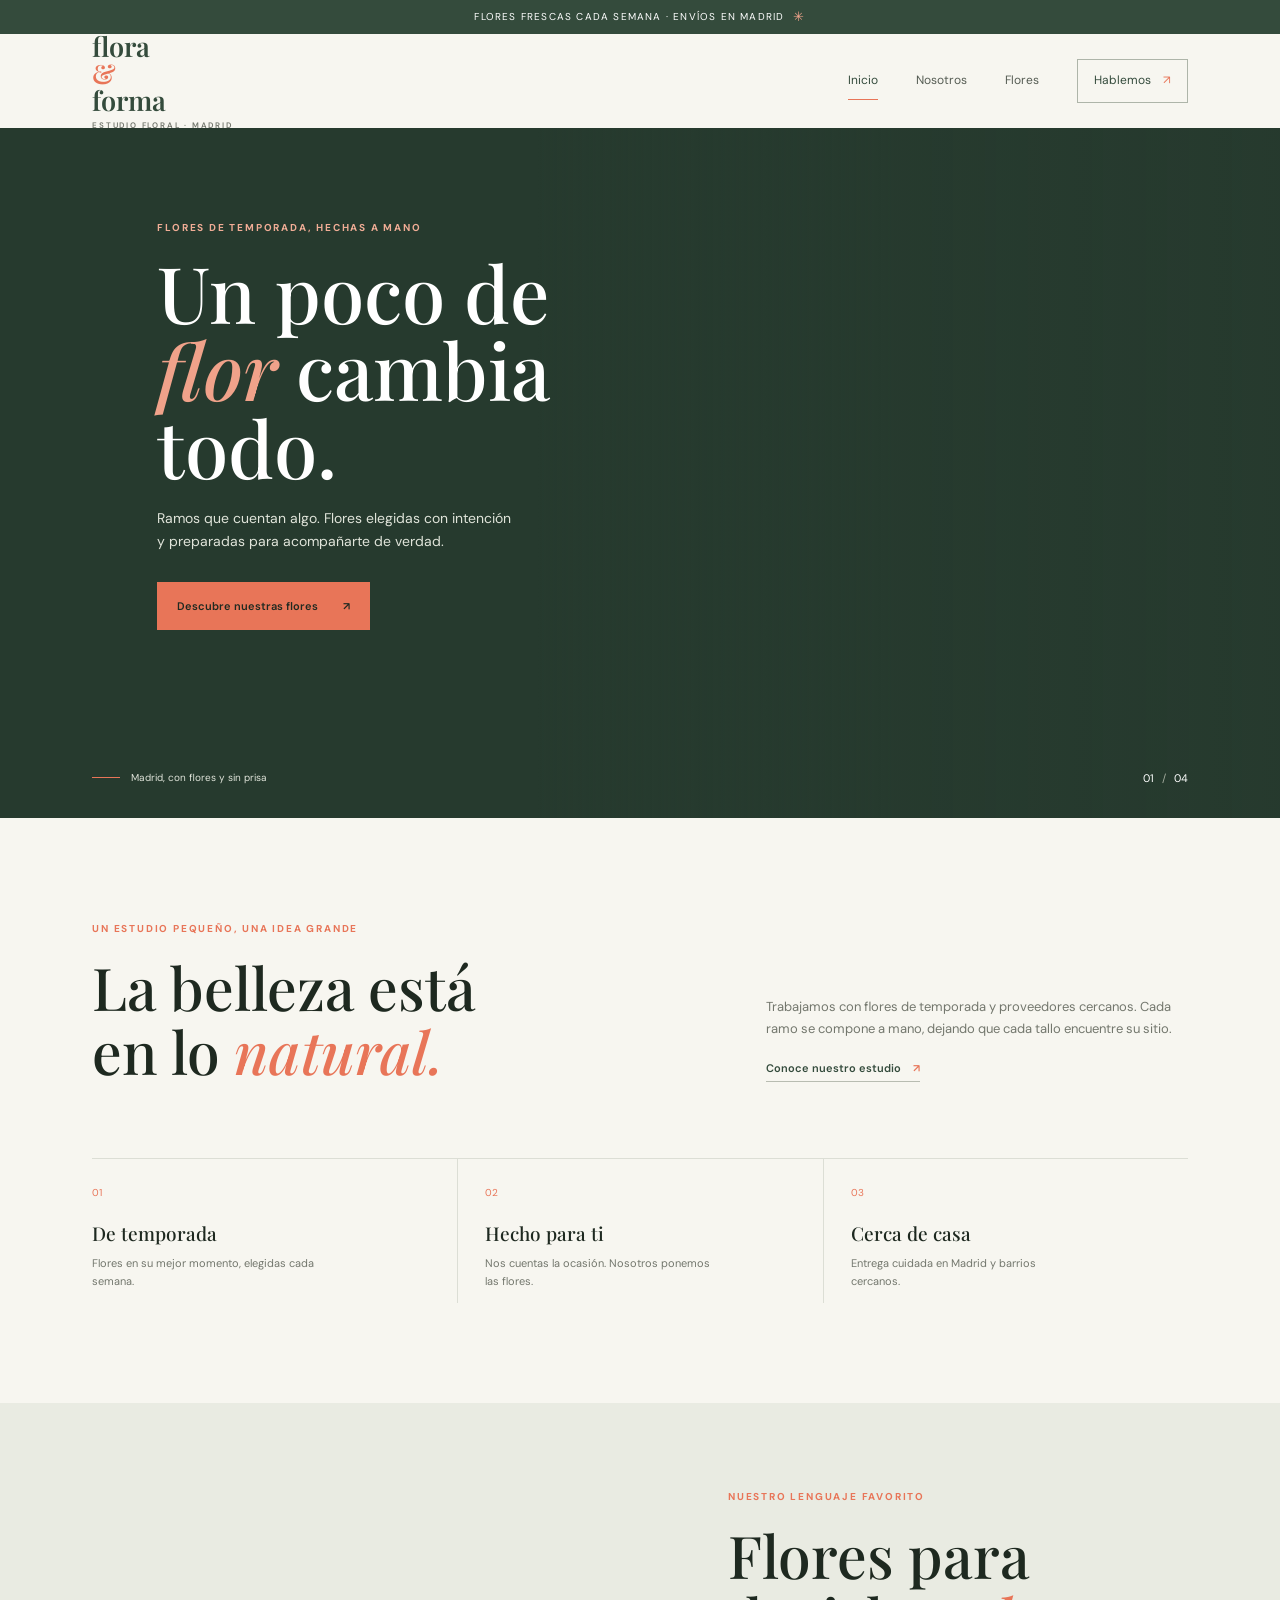
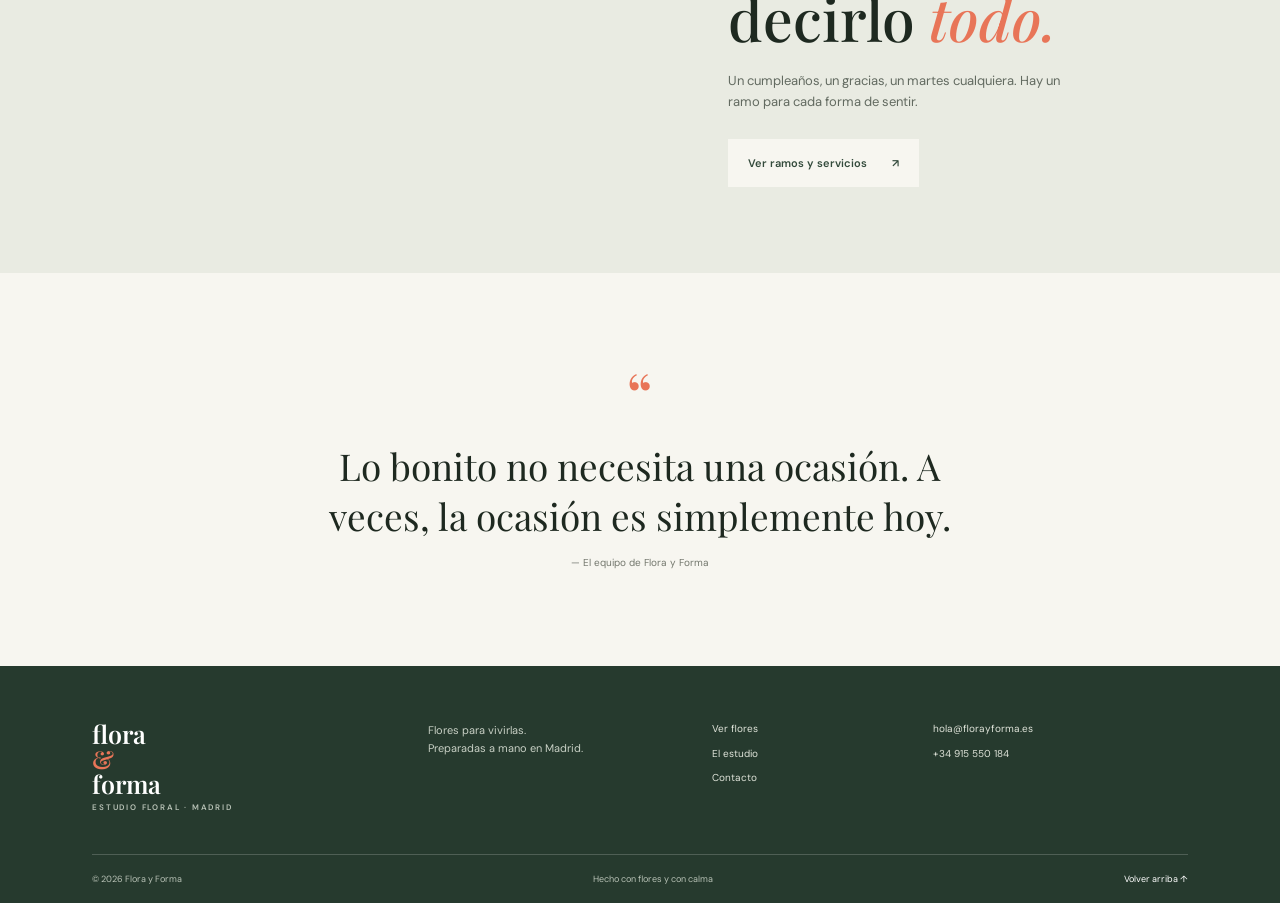
<file: index.html>
<!doctype html>
<html lang="es">
<head>
  <meta charset="utf-8">
  <meta name="viewport" content="width=device-width, initial-scale=1">
  <meta name="description" content="Flores de temporada, ramos a medida y talleres florales en Madrid. Diseñamos con calma para acompañar tus momentos importantes.">
  <meta name="keywords" content="floristería Madrid, flores de temporada, ramos personalizados, talleres florales">
  <meta name="author" content="Flora y Forma">
  <meta name="robots" content="index, follow">
  <meta name="theme-color" content="#f7f6f0">
  <meta property="og:title" content="Flora y Forma | Flores con intención">
  <meta property="og:description" content="Un pequeño estudio floral en Madrid. Ramos de temporada, flores para eventos y talleres. Hecho a mano, sin prisa.">
  <meta property="og:type" content="website">
  <meta property="og:image" content="https://images.unsplash.com/photo-1490750967868-88aa4486c946?auto=format&fit=crop&w=1200&q=85">
  <meta name="twitter:card" content="summary_large_image">
  <title>Flora y Forma | Estudio floral en Madrid</title>
  <link rel="preconnect" href="https://fonts.googleapis.com">
  <link rel="preconnect" href="https://fonts.gstatic.com" crossorigin>
  <link href="https://fonts.googleapis.com/css2?family=DM+Sans:wght@400;500;600;700&family=Playfair+Display:wght@500;600;700&display=swap" rel="stylesheet">
  <link rel="stylesheet" href="style.css">
</head>
<body>
  <a class="skip-link" href="#contenido">Saltar al contenido</a>
  <div class="announcement">Flores frescas cada semana · Envíos en Madrid <span aria-hidden="true">✳</span></div>
  <header class="site-header">
    <a class="wordmark" href="index.html" aria-label="Flora y Forma, inicio">flora<span>&</span>forma<small>ESTUDIO FLORAL · MADRID</small></a>
    <input class="menu-toggle" type="checkbox" id="menu-toggle" aria-label="Menú de navegación">
    <label class="menu-toggle-label" for="menu-toggle" aria-hidden="true"><span></span><span></span></label>
    <nav class="main-nav" id="main-nav" aria-label="Navegación principal">
      <a class="active" aria-current="page" href="index.html">Inicio</a>
      <a href="nosotros.html">Nosotros</a>
      <a href="flores.html">Flores</a>
      <a class="nav-contact" href="contacto.html">Hablemos <span aria-hidden="true">↗</span></a>
    </nav>
  </header>
  <main id="contenido">
    <section class="hero home-hero">
      <div class="hero-image" role="img" aria-label="Ramo silvestre de flores recién cortadas"></div>
      <div class="hero-content">
        <p class="eyebrow">Flores de temporada, hechas a mano</p>
        <h1>Un poco de<br><em>flor</em> cambia<br>todo.</h1>
        <p class="hero-copy">Ramos que cuentan algo. Flores elegidas con intención y preparadas para acompañarte de verdad.</p>
        <a class="button button-dark" href="flores.html">Descubre nuestras flores <span aria-hidden="true">↗</span></a>
      </div>
      <div class="hero-note"><span class="note-line"></span> Madrid, con flores y sin prisa</div>
      <div class="hero-index">01 <span>/</span> 04</div>
    </section>
    <section class="intro section-wrap">
      <p class="eyebrow">Un estudio pequeño, una idea grande</p>
      <div class="intro-grid">
        <h2>La belleza está<br>en lo <em>natural.</em></h2>
        <div class="intro-text"><p>Trabajamos con flores de temporada y proveedores cercanos. Cada ramo se compone a mano, dejando que cada tallo encuentre su sitio.</p><a class="text-link" href="nosotros.html">Conoce nuestro estudio <span aria-hidden="true">↗</span></a></div>
      </div>
      <div class="feature-strip">
        <article><span class="feature-number">01</span><h3>De temporada</h3><p>Flores en su mejor momento, elegidas cada semana.</p></article>
        <article><span class="feature-number">02</span><h3>Hecho para ti</h3><p>Nos cuentas la ocasión. Nosotros ponemos las flores.</p></article>
        <article><span class="feature-number">03</span><h3>Cerca de casa</h3><p>Entrega cuidada en Madrid y barrios cercanos.</p></article>
      </div>
    </section>
    <section class="home-collection">
      <div class="collection-image" role="img" aria-label="Composición floral de tonos suaves sobre una mesa"></div>
      <div class="collection-copy"><p class="eyebrow">Nuestro lenguaje favorito</p><h2>Flores para<br>decirlo <em>todo.</em></h2><p>Un cumpleaños, un gracias, un martes cualquiera. Hay un ramo para cada forma de sentir.</p><a class="button button-light" href="flores.html">Ver ramos y servicios <span aria-hidden="true">↗</span></a></div>
    </section>
    <section class="quote section-wrap"><span class="quote-mark" aria-hidden="true">“</span><blockquote>Lo bonito no necesita una ocasión. A veces, la ocasión es simplemente hoy.</blockquote><p>— El equipo de Flora y Forma</p></section>
  </main>
  <footer class="site-footer">
    <div class="footer-main"><a class="wordmark footer-wordmark" href="index.html">flora<span>&</span>forma<small>ESTUDIO FLORAL · MADRID</small></a><p>Flores para vivirlas.<br>Preparadas a mano en Madrid.</p><div class="footer-links"><a href="flores.html">Ver flores</a><a href="nosotros.html">El estudio</a><a href="contacto.html">Contacto</a></div><div class="footer-contact"><a href="mailto:hola@florayforma.es">hola@florayforma.es</a><a href="tel:+34915550184">+34 915 550 184</a></div></div>
    <div class="footer-bottom"><span>© 2026 Flora y Forma</span><span>Hecho con flores y con calma</span><a href="#contenido">Volver arriba ↑</a></div>
  </footer>
</body>
</html>
</file>
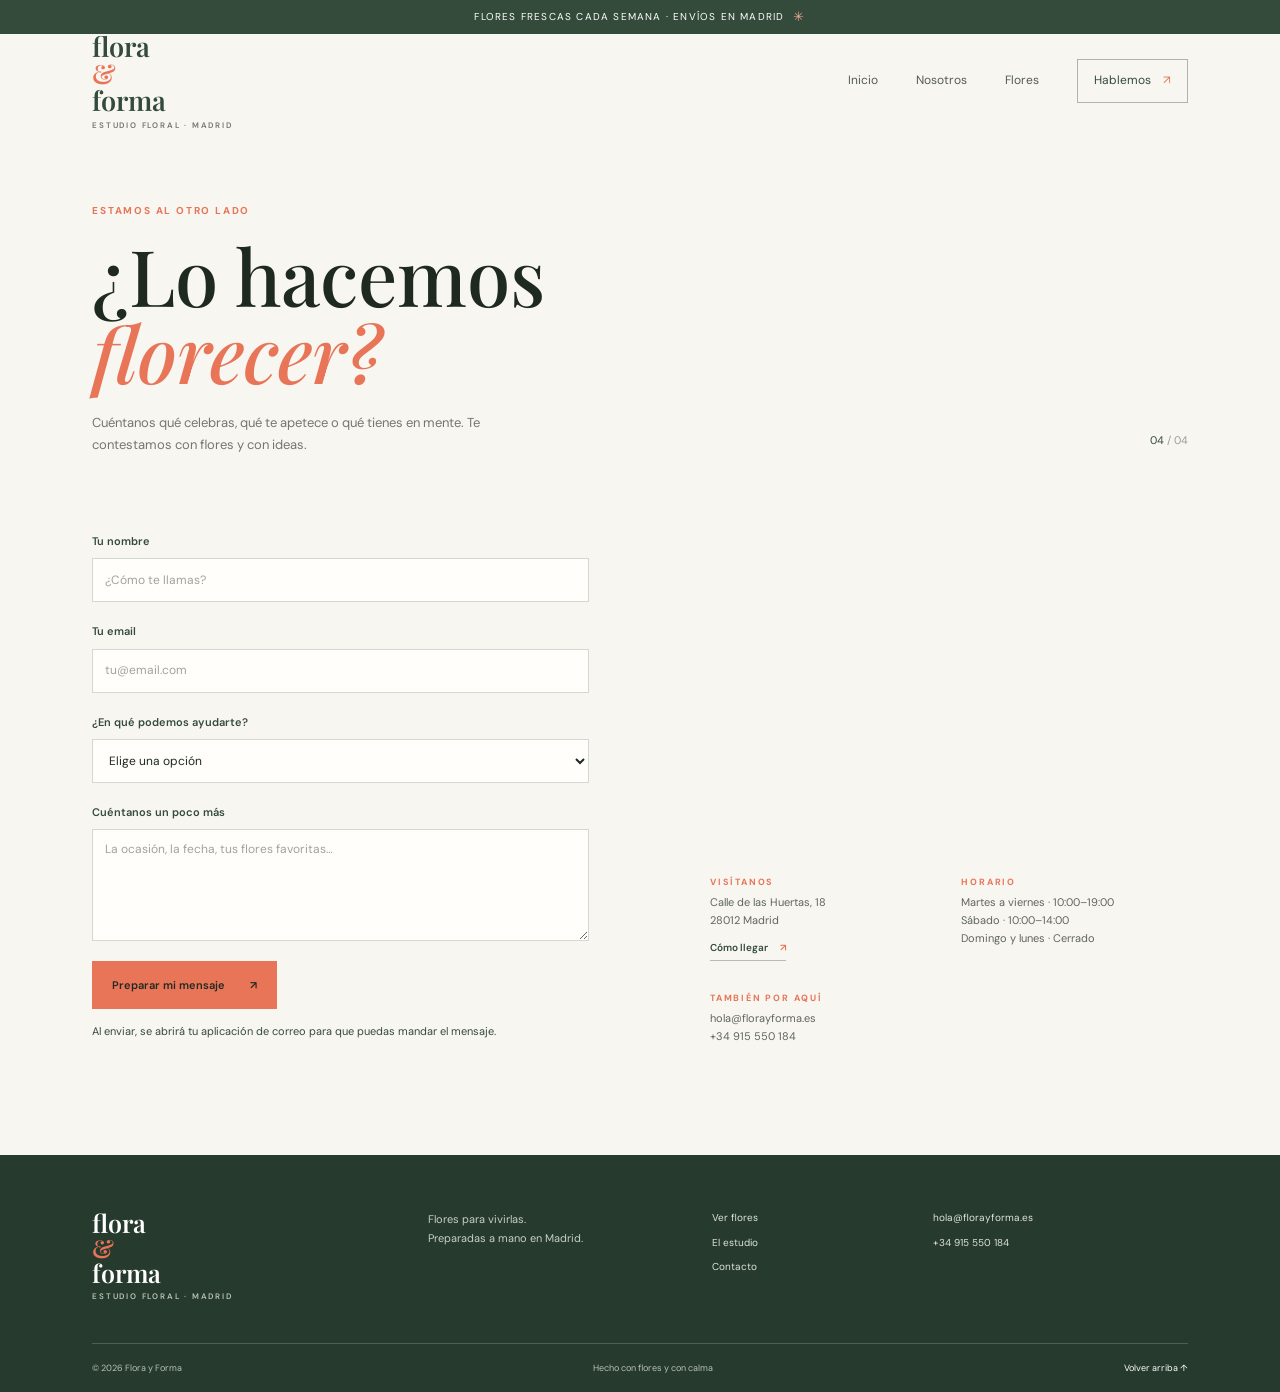
<file: contacto.html>
<!doctype html>
<html lang="es">
<head>
  <meta charset="utf-8">
  <meta name="viewport" content="width=device-width, initial-scale=1">
  <meta name="description" content="Contacta con Flora y Forma para encargar un ramo, consultar flores para eventos o reservar un taller. Estamos en el barrio de las Letras, Madrid.">
  <meta name="keywords" content="contacto floristería Madrid, encargar ramo, taller floral, flores para eventos">
  <meta name="author" content="Flora y Forma">
  <meta name="robots" content="index, follow">
  <meta name="theme-color" content="#f7f6f0">
  <meta property="og:title" content="Contacto | Flora y Forma">
  <meta property="og:description" content="Cuéntanos qué tienes en mente. Estamos en el barrio de las Letras, Madrid.">
  <meta property="og:type" content="website">
  <meta property="og:image" content="https://images.unsplash.com/photo-1525310072745-f49212b5ac6d?auto=format&fit=crop&w=1200&q=85">
  <meta name="twitter:card" content="summary_large_image">
  <title>Contacto | Flora y Forma</title>
  <link rel="preconnect" href="https://fonts.googleapis.com">
  <link rel="preconnect" href="https://fonts.gstatic.com" crossorigin>
  <link href="https://fonts.googleapis.com/css2?family=DM+Sans:wght@400;500;600;700&family=Playfair+Display:wght@500;600;700&display=swap" rel="stylesheet">
  <link rel="stylesheet" href="style.css">
</head>
<body>
  <a class="skip-link" href="#contenido">Saltar al contenido</a>
  <div class="announcement">Flores frescas cada semana · Envíos en Madrid <span aria-hidden="true">✳</span></div>
  <header class="site-header"><a class="wordmark" href="index.html" aria-label="Flora y Forma, inicio">flora<span>&</span>forma<small>ESTUDIO FLORAL · MADRID</small></a><input class="menu-toggle" type="checkbox" id="menu-toggle" aria-label="Menú de navegación"><label class="menu-toggle-label" for="menu-toggle" aria-hidden="true"><span></span><span></span></label><nav class="main-nav" id="main-nav" aria-label="Navegación principal"><a href="index.html">Inicio</a><a href="nosotros.html">Nosotros</a><a href="flores.html">Flores</a><a class="nav-contact active" aria-current="page" href="contacto.html">Hablemos <span aria-hidden="true">↗</span></a></nav></header>
  <main id="contenido">
    <section class="page-heading section-wrap"><p class="eyebrow">Estamos al otro lado</p><h1>¿Lo hacemos<br><em>florecer?</em></h1><p>Cuéntanos qué celebras, qué te apetece o qué tienes en mente. Te contestamos con flores y con ideas.</p><span class="page-count">04 <i>/ 04</i></span></section>
    <section class="contact-layout section-wrap">
      <form class="contact-form" action="mailto:hola@florayforma.es" method="post" enctype="text/plain">
        <input type="hidden" name="subject" value="Consulta web Flora y Forma">
        <div class="form-row"><label for="nombre">Tu nombre</label><input id="nombre" name="nombre" type="text" autocomplete="name" placeholder="¿Cómo te llamas?" required></div>
        <div class="form-row"><label for="email">Tu email</label><input id="email" name="email" type="email" autocomplete="email" placeholder="tu@email.com" required></div>
        <div class="form-row"><label for="motivo">¿En qué podemos ayudarte?</label><select id="motivo" name="motivo" required><option value="" disabled selected>Elige una opción</option><option>Quiero encargar un ramo</option><option>Estoy organizando un evento</option><option>Me interesan los talleres</option><option>Otra cosa</option></select></div>
        <div class="form-row"><label for="mensaje">Cuéntanos un poco más</label><textarea id="mensaje" name="mensaje" rows="4" placeholder="La ocasión, la fecha, tus flores favoritas…" required></textarea></div>
        <button class="button button-dark" type="submit">Preparar mi mensaje <span aria-hidden="true">↗</span></button>
        <p class="form-status">Al enviar, se abrirá tu aplicación de correo para que puedas mandar el mensaje.</p>
      </form>
      <aside class="contact-details"><div class="contact-photo" role="img" aria-label="Detalle de flores frescas en el estudio"></div><div class="contact-info"><div><span class="eyebrow">Visítanos</span><p>Calle de las Huertas, 18<br>28012 Madrid</p><a class="text-link" href="https://maps.google.com/?q=Calle+de+las+Huertas+18+Madrid" target="_blank" rel="noreferrer">Cómo llegar <span aria-hidden="true">↗</span></a></div><div><span class="eyebrow">Horario</span><p>Martes a viernes · 10:00–19:00<br>Sábado · 10:00–14:00<br>Domingo y lunes · Cerrado</p></div><div><span class="eyebrow">También por aquí</span><p><a href="mailto:hola@florayforma.es">hola@florayforma.es</a><br><a href="tel:+34915550184">+34 915 550 184</a></p></div></div></aside>
    </section>
  </main>
  <footer class="site-footer"><div class="footer-main"><a class="wordmark footer-wordmark" href="index.html">flora<span>&</span>forma<small>ESTUDIO FLORAL · MADRID</small></a><p>Flores para vivirlas.<br>Preparadas a mano en Madrid.</p><div class="footer-links"><a href="flores.html">Ver flores</a><a href="nosotros.html">El estudio</a><a href="contacto.html">Contacto</a></div><div class="footer-contact"><a href="mailto:hola@florayforma.es">hola@florayforma.es</a><a href="tel:+34915550184">+34 915 550 184</a></div></div><div class="footer-bottom"><span>© 2026 Flora y Forma</span><span>Hecho con flores y con calma</span><a href="#contenido">Volver arriba ↑</a></div></footer>
</body>
</html>
</file>
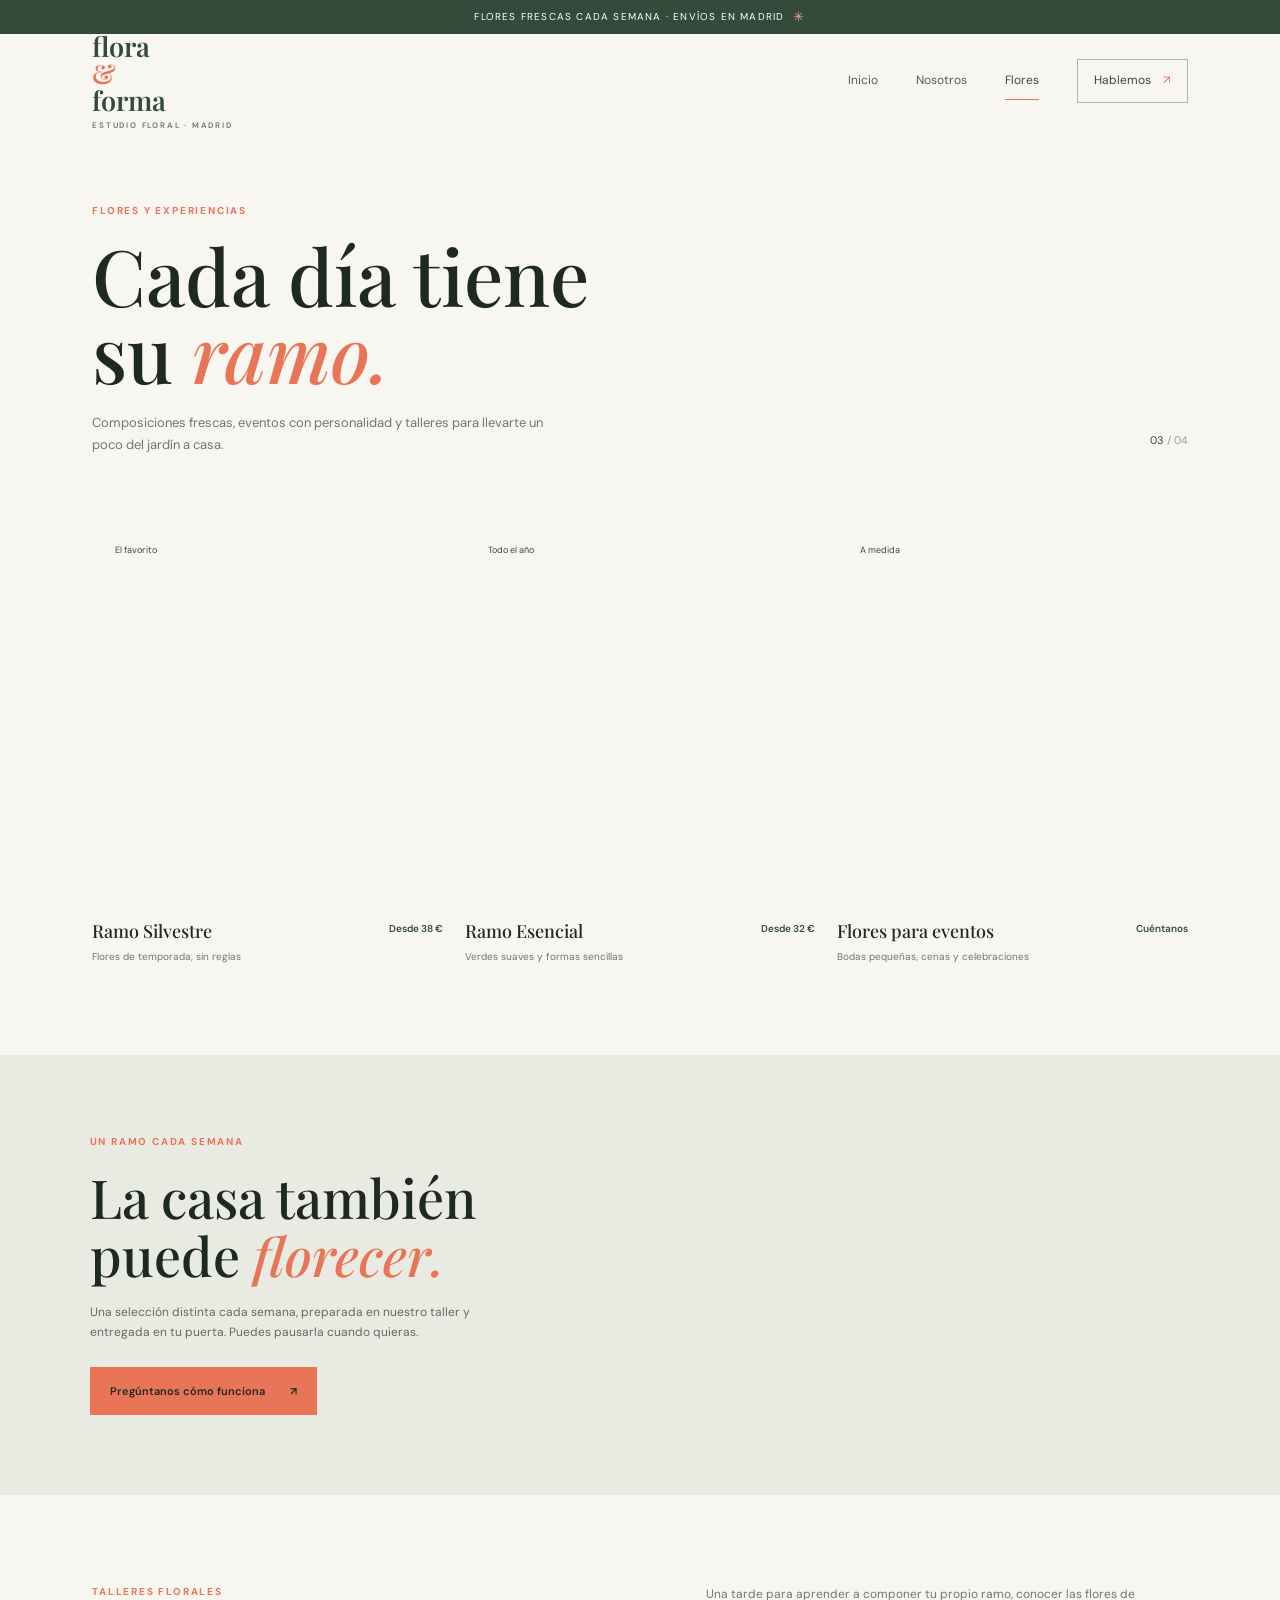
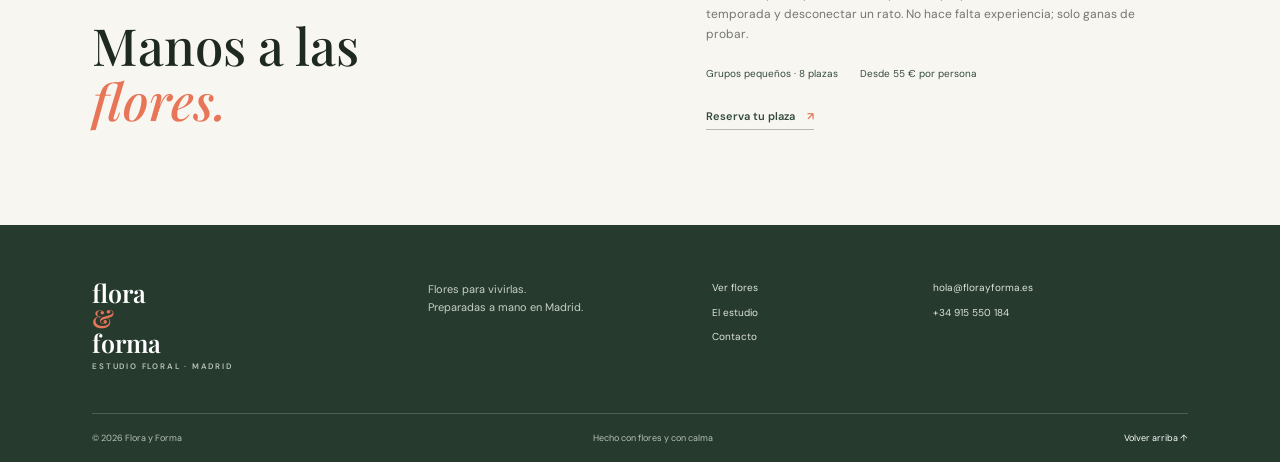
<file: flores.html>
<!doctype html>
<html lang="es">
<head>
  <meta charset="utf-8">
  <meta name="viewport" content="width=device-width, initial-scale=1">
  <meta name="description" content="Descubre los ramos de temporada, flores para eventos y talleres de Flora y Forma. Diseños florales hechos a mano en Madrid.">
  <meta name="keywords" content="ramos de flores, flores para bodas, talleres florales, suscripción flores Madrid">
  <meta name="author" content="Flora y Forma">
  <meta name="robots" content="index, follow">
  <meta name="theme-color" content="#f7f6f0">
  <meta property="og:title" content="Ramos y servicios | Flora y Forma">
  <meta property="og:description" content="Ramos de temporada, flores para eventos y talleres creativos en Madrid.">
  <meta property="og:type" content="website">
  <meta property="og:image" content="https://images.unsplash.com/photo-1520763185298-1b434c919102?auto=format&fit=crop&w=1200&q=85">
  <meta name="twitter:card" content="summary_large_image">
  <title>Flores y servicios | Flora y Forma</title>
  <link rel="preconnect" href="https://fonts.googleapis.com">
  <link rel="preconnect" href="https://fonts.gstatic.com" crossorigin>
  <link href="https://fonts.googleapis.com/css2?family=DM+Sans:wght@400;500;600;700&family=Playfair+Display:wght@500;600;700&display=swap" rel="stylesheet">
  <link rel="stylesheet" href="style.css">
</head>
<body>
  <a class="skip-link" href="#contenido">Saltar al contenido</a>
  <div class="announcement">Flores frescas cada semana · Envíos en Madrid <span aria-hidden="true">✳</span></div>
  <header class="site-header"><a class="wordmark" href="index.html" aria-label="Flora y Forma, inicio">flora<span>&</span>forma<small>ESTUDIO FLORAL · MADRID</small></a><input class="menu-toggle" type="checkbox" id="menu-toggle" aria-label="Menú de navegación"><label class="menu-toggle-label" for="menu-toggle" aria-hidden="true"><span></span><span></span></label><nav class="main-nav" id="main-nav" aria-label="Navegación principal"><a href="index.html">Inicio</a><a href="nosotros.html">Nosotros</a><a class="active" aria-current="page" href="flores.html">Flores</a><a class="nav-contact" href="contacto.html">Hablemos <span aria-hidden="true">↗</span></a></nav></header>
  <main id="contenido">
    <section class="page-heading section-wrap"><p class="eyebrow">Flores y experiencias</p><h1>Cada día tiene<br>su <em>ramo.</em></h1><p>Composiciones frescas, eventos con personalidad y talleres para llevarte un poco del jardín a casa.</p><span class="page-count">03 <i>/ 04</i></span></section>
    <section class="product-grid section-wrap" aria-label="Nuestros ramos"><article class="product-card"><div class="product-image product-image-one" role="img" aria-label="Ramo silvestre con flores en tonos rosas y blancos"><span class="product-tag">El favorito</span></div><div class="product-info"><div><h2>Ramo Silvestre</h2><p>Flores de temporada, sin reglas</p></div><span class="price">Desde 38 €</span></div></article><article class="product-card"><div class="product-image product-image-two" role="img" aria-label="Ramo de flores blancas y verdes en jarrón"><span class="product-tag">Todo el año</span></div><div class="product-info"><div><h2>Ramo Esencial</h2><p>Verdes suaves y formas sencillas</p></div><span class="price">Desde 32 €</span></div></article><article class="product-card"><div class="product-image product-image-three" role="img" aria-label="Arreglo floral colorido preparado para un evento"><span class="product-tag">A medida</span></div><div class="product-info"><div><h2>Flores para eventos</h2><p>Bodas pequeñas, cenas y celebraciones</p></div><span class="price">Cuéntanos</span></div></article></section>
    <section class="service-note"><div class="service-note-inner"><p class="eyebrow">Un ramo cada semana</p><h2>La casa también<br>puede <em>florecer.</em></h2><p>Una selección distinta cada semana, preparada en nuestro taller y entregada en tu puerta. Puedes pausarla cuando quieras.</p><a class="button button-dark" href="contacto.html">Pregúntanos cómo funciona <span aria-hidden="true">↗</span></a></div><div class="service-image" role="img" aria-label="Flores de temporada decorando un espacio luminoso"></div></section>
    <section class="workshop section-wrap"><div><p class="eyebrow">Talleres florales</p><h2>Manos a las<br><em>flores.</em></h2></div><div class="workshop-detail"><p>Una tarde para aprender a componer tu propio ramo, conocer las flores de temporada y desconectar un rato. No hace falta experiencia; solo ganas de probar.</p><div class="workshop-meta"><span>Grupos pequeños · 8 plazas</span><span>Desde 55 € por persona</span></div><a class="text-link" href="contacto.html">Reserva tu plaza <span aria-hidden="true">↗</span></a></div></section>
  </main>
  <footer class="site-footer"><div class="footer-main"><a class="wordmark footer-wordmark" href="index.html">flora<span>&</span>forma<small>ESTUDIO FLORAL · MADRID</small></a><p>Flores para vivirlas.<br>Preparadas a mano en Madrid.</p><div class="footer-links"><a href="flores.html">Ver flores</a><a href="nosotros.html">El estudio</a><a href="contacto.html">Contacto</a></div><div class="footer-contact"><a href="mailto:hola@florayforma.es">hola@florayforma.es</a><a href="tel:+34915550184">+34 915 550 184</a></div></div><div class="footer-bottom"><span>© 2026 Flora y Forma</span><span>Hecho con flores y con calma</span><a href="#contenido">Volver arriba ↑</a></div></footer>
</body>
</html>
</file>
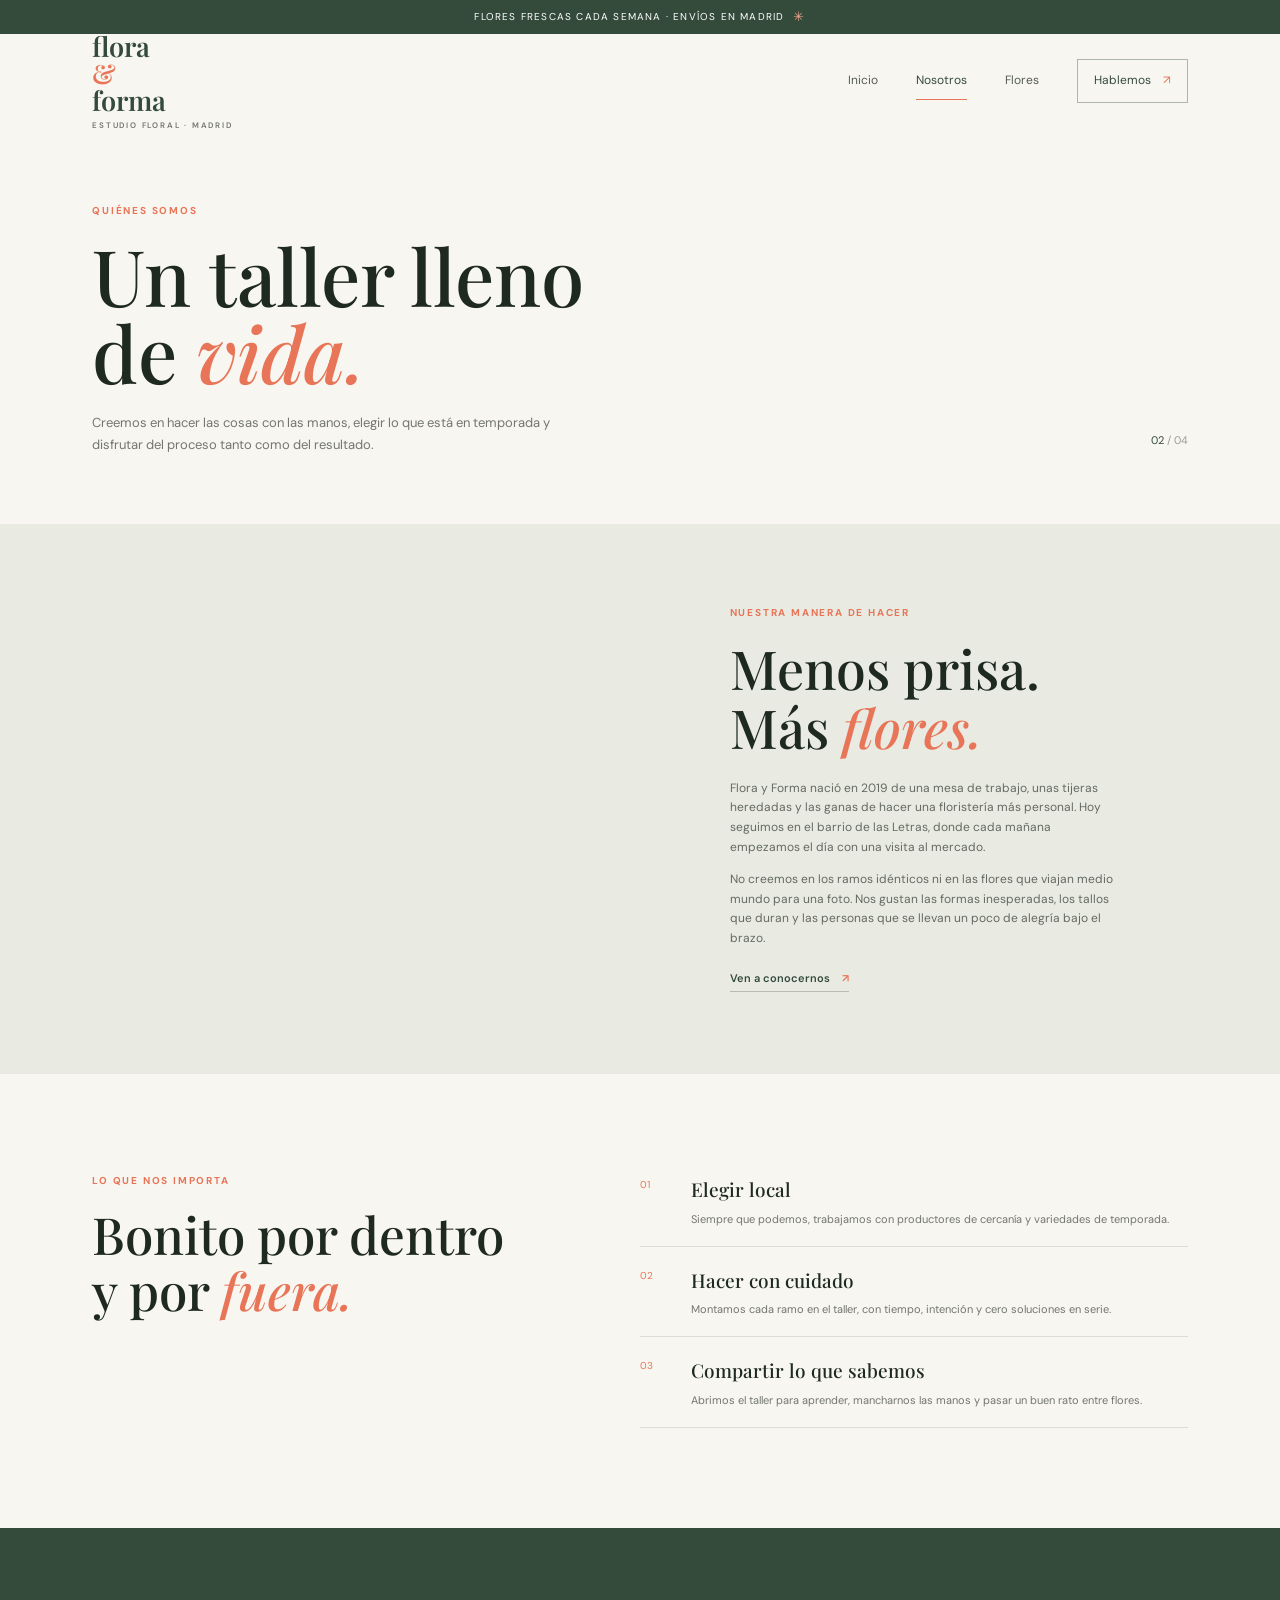
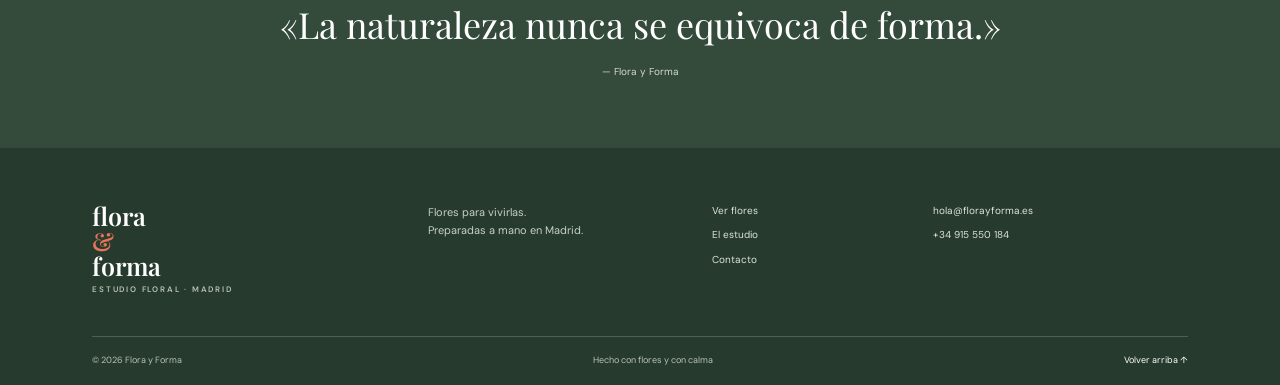
<file: nosotros.html>
<!doctype html>
<html lang="es">
<head>
  <meta charset="utf-8">
  <meta name="viewport" content="width=device-width, initial-scale=1">
  <meta name="description" content="Conoce Flora y Forma: un estudio floral independiente en Madrid que trabaja con flores de temporada, comercio cercano y mucho cuidado.">
  <meta name="keywords" content="sobre nosotros, floristería independiente, estudio floral Madrid, flores locales">
  <meta name="author" content="Flora y Forma">
  <meta name="robots" content="index, follow">
  <meta name="theme-color" content="#f7f6f0">
  <meta property="og:title" content="Nuestro estudio | Flora y Forma">
  <meta property="og:description" content="Un estudio independiente, un taller lleno de flores y una forma más cercana de hacer floristería.">
  <meta property="og:type" content="website">
  <meta property="og:image" content="https://images.unsplash.com/photo-1523438885200-e635ba2c371e?auto=format&fit=crop&w=1200&q=85">
  <meta name="twitter:card" content="summary_large_image">
  <title>Nosotros | Flora y Forma</title>
  <link rel="preconnect" href="https://fonts.googleapis.com">
  <link rel="preconnect" href="https://fonts.gstatic.com" crossorigin>
  <link href="https://fonts.googleapis.com/css2?family=DM+Sans:wght@400;500;600;700&family=Playfair+Display:wght@500;600;700&display=swap" rel="stylesheet">
  <link rel="stylesheet" href="style.css">
</head>
<body>
  <a class="skip-link" href="#contenido">Saltar al contenido</a>
  <div class="announcement">Flores frescas cada semana · Envíos en Madrid <span aria-hidden="true">✳</span></div>
  <header class="site-header">
    <a class="wordmark" href="index.html" aria-label="Flora y Forma, inicio">flora<span>&</span>forma<small>ESTUDIO FLORAL · MADRID</small></a>
    <input class="menu-toggle" type="checkbox" id="menu-toggle" aria-label="Menú de navegación">
    <label class="menu-toggle-label" for="menu-toggle" aria-hidden="true"><span></span><span></span></label>
    <nav class="main-nav" id="main-nav" aria-label="Navegación principal">
      <a href="index.html">Inicio</a><a class="active" aria-current="page" href="nosotros.html">Nosotros</a><a href="flores.html">Flores</a><a class="nav-contact" href="contacto.html">Hablemos <span aria-hidden="true">↗</span></a>
    </nav>
  </header>
  <main id="contenido">
    <section class="page-heading section-wrap"><p class="eyebrow">Quiénes somos</p><h1>Un taller lleno<br>de <em>vida.</em></h1><p>Creemos en hacer las cosas con las manos, elegir lo que está en temporada y disfrutar del proceso tanto como del resultado.</p><span class="page-count">02 <i>/ 04</i></span></section>
    <section class="story-layout">
      <div class="story-photo" role="img" aria-label="Florista trabajando en un ramo de temporada"></div>
      <div class="story-copy"><p class="eyebrow">Nuestra manera de hacer</p><h2>Menos prisa.<br>Más <em>flores.</em></h2><p>Flora y Forma nació en 2019 de una mesa de trabajo, unas tijeras heredadas y las ganas de hacer una floristería más personal. Hoy seguimos en el barrio de las Letras, donde cada mañana empezamos el día con una visita al mercado.</p><p>No creemos en los ramos idénticos ni en las flores que viajan medio mundo para una foto. Nos gustan las formas inesperadas, los tallos que duran y las personas que se llevan un poco de alegría bajo el brazo.</p><a class="text-link" href="contacto.html">Ven a conocernos <span aria-hidden="true">↗</span></a></div>
    </section>
    <section class="values section-wrap"><div class="values-heading"><p class="eyebrow">Lo que nos importa</p><h2>Bonito por dentro<br>y por <em>fuera.</em></h2></div><div class="values-list"><article><span>01</span><div><h3>Elegir local</h3><p>Siempre que podemos, trabajamos con productores de cercanía y variedades de temporada.</p></div></article><article><span>02</span><div><h3>Hacer con cuidado</h3><p>Montamos cada ramo en el taller, con tiempo, intención y cero soluciones en serie.</p></div></article><article><span>03</span><div><h3>Compartir lo que sabemos</h3><p>Abrimos el taller para aprender, mancharnos las manos y pasar un buen rato entre flores.</p></div></article></div></section>
    <section class="about-banner"><p>«La naturaleza nunca se equivoca de forma.»</p><span>— Flora y Forma</span></section>
  </main>
  <footer class="site-footer"><div class="footer-main"><a class="wordmark footer-wordmark" href="index.html">flora<span>&</span>forma<small>ESTUDIO FLORAL · MADRID</small></a><p>Flores para vivirlas.<br>Preparadas a mano en Madrid.</p><div class="footer-links"><a href="flores.html">Ver flores</a><a href="nosotros.html">El estudio</a><a href="contacto.html">Contacto</a></div><div class="footer-contact"><a href="mailto:hola@florayforma.es">hola@florayforma.es</a><a href="tel:+34915550184">+34 915 550 184</a></div></div><div class="footer-bottom"><span>© 2026 Flora y Forma</span><span>Hecho con flores y con calma</span><a href="#contenido">Volver arriba ↑</a></div></footer>
</body>
</html>
</file>
<file: style.css>
@charset "UTF-8";

:root {
  color-scheme: light;
  --paper: #f7f6f0;
  --white: #fffefa;
  --ink: #1e2920;
  --muted: #73776d;
  --green: #344b3c;
  --green-dark: #263a2e;
  --coral: #e87558;
  --line: #dcded5;
  --serif: "Playfair Display", Georgia, serif;
  --sans: "DM Sans", "Segoe UI", sans-serif;
}

* { box-sizing: border-box; }
html { scroll-behavior: smooth; }
body { margin: 0; background: var(--paper); color: var(--ink); font-family: var(--sans); font-size: 15px; line-height: 1.65; }
a { color: inherit; text-decoration: none; }
button, input, select, textarea { font: inherit; }
img { display: block; max-width: 100%; }
::selection { background: #e9a18c; color: var(--ink); }

.skip-link { position: absolute; z-index: 10; top: -60px; left: 16px; padding: 10px 14px; background: var(--ink); color: white; }
.skip-link:focus { top: 12px; }
.announcement { display: flex; min-height: 34px; align-items: center; justify-content: center; gap: 9px; background: var(--green); color: white; font-size: 10px; letter-spacing: 1.2px; text-transform: uppercase; }
.announcement span { color: #f1a48c; font-size: 13px; }
.site-header { position: relative; z-index: 5; display: flex; height: 94px; align-items: center; justify-content: space-between; padding: 0 7.2%; background: var(--paper); }
.wordmark { display: inline-flex; flex-direction: column; color: var(--green); font-family: var(--serif); font-size: 27px; font-weight: 600; line-height: 1; }
.wordmark > span { display: inline; color: var(--coral); }
.wordmark small { margin-top: 7px; color: var(--muted); font-family: var(--sans); font-size: 8px; font-weight: 600; letter-spacing: 1.8px; }
.main-nav { display: flex; height: 100%; align-items: center; gap: 38px; }
.main-nav > a { position: relative; color: #555c53; font-size: 12px; transition: color .2s ease; }
.main-nav > a:hover, .main-nav > a.active { color: var(--green); }
.main-nav > a.active:not(.nav-contact)::after { position: absolute; right: 0; bottom: -9px; left: 0; height: 1px; background: var(--coral); content: ""; }
.main-nav .nav-contact { padding: 11px 16px; border: 1px solid #aeb5a9; color: var(--green); }
.main-nav .nav-contact span { margin-left: 9px; color: var(--coral); }
.menu-toggle, .menu-toggle-label { display: none; }

.hero { position: relative; min-height: min(690px, 75vw); overflow: hidden; background: var(--green-dark); color: white; }
.hero-image { position: absolute; inset: 0 0 0 42%; background: linear-gradient(90deg, #263a2e 0%, rgba(38,58,46,.22) 48%, rgba(38,58,46,.08) 100%), url("https://images.unsplash.com/photo-1490750967868-88aa4486c946?auto=format&fit=crop&w=1800&q=90") center 48% / cover; }
.hero-content { position: relative; z-index: 1; width: min(570px, 56%); padding: 93px 0 105px 12.3%; }
.eyebrow { margin: 0 0 19px; color: var(--coral); font-size: 10px; font-weight: 700; letter-spacing: 1.8px; line-height: 1.4; text-transform: uppercase; }
.hero .eyebrow { color: #f1ad96; }
h1, h2, h3, p { margin-top: 0; }
.hero h1, .page-heading h1 { margin-bottom: 21px; font-family: var(--serif); font-size: clamp(54px, 6.1vw, 86px); font-weight: 500; line-height: .99; }
h1 em, h2 em { color: var(--coral); font-weight: 500; }
.hero h1 em { color: #f0a28a; }
.hero-copy { max-width: 360px; margin-bottom: 29px; color: #e0e4da; font-size: 14px; }
.button { display: inline-flex; min-height: 48px; align-items: center; justify-content: center; gap: 25px; padding: 0 20px; border: 0; cursor: pointer; font-size: 11px; font-weight: 600; transition: background .2s ease, transform .2s ease; }
.button:hover { transform: translateY(-2px); }
.button-dark { background: var(--coral); color: #202a21; }
.button-dark:hover { background: #f08c70; }
.button-light { background: var(--paper); color: var(--green); }
.hero-note { position: absolute; bottom: 32px; left: 7.2%; display: flex; align-items: center; gap: 11px; color: #e0e4da; font-size: 10px; }
.note-line { width: 28px; height: 1px; background: var(--coral); }
.hero-index { position: absolute; right: 7.2%; bottom: 31px; color: white; font-size: 11px; }
.hero-index span { padding: 0 5px; color: #a4ac9f; }

.section-wrap { width: min(1120px, 85.6%); margin: 0 auto; }
.intro { padding-top: 104px; padding-bottom: 100px; }
.intro-grid { display: grid; grid-template-columns: 1fr .72fr; align-items: end; gap: 8%; }
.intro h2, .collection-copy h2, .story-copy h2, .values-heading h2, .service-note h2, .workshop h2 { margin-bottom: 0; font-family: var(--serif); font-size: clamp(40px, 4.6vw, 62px); font-weight: 500; line-height: 1.08; }
.intro-text p { max-width: 430px; margin-bottom: 16px; color: var(--muted); font-size: 13px; }
.text-link { display: inline-flex; align-items: center; gap: 12px; padding-bottom: 4px; border-bottom: 1px solid #b8bcb1; color: var(--green); font-size: 11px; font-weight: 600; }
.text-link span { color: var(--coral); }
.feature-strip { display: grid; grid-template-columns: repeat(3, 1fr); margin-top: 76px; border-top: 1px solid var(--line); }
.feature-strip article { min-height: 144px; padding: 20px 25px 0 0; }
.feature-strip article + article { padding-left: 27px; border-left: 1px solid var(--line); }
.feature-number { color: var(--coral); font-size: 10px; }
.feature-strip h3 { margin: 14px 0 5px; font-family: var(--serif); font-size: 19px; font-weight: 500; }
.feature-strip p { max-width: 230px; margin: 0; color: var(--muted); font-size: 11px; }
.home-collection { display: grid; min-height: 470px; grid-template-columns: 1.02fr .98fr; background: #e9ebe2; }
.collection-image { min-height: 390px; background: url("https://images.unsplash.com/photo-1520763185298-1b434c919102?auto=format&fit=crop&w=1200&q=85") center 53% / cover; }
.collection-copy { align-self: center; padding: 64px 12%; }
.collection-copy p:not(.eyebrow) { max-width: 345px; margin: 20px 0 26px; color: #626a60; font-size: 13px; }
.quote { padding: 95px 15%; text-align: center; }
.quote-mark { color: var(--coral); font-family: var(--serif); font-size: 65px; line-height: .8; }
.quote blockquote { max-width: 700px; margin: 12px auto 14px; font-family: var(--serif); font-size: clamp(25px, 3vw, 37px); line-height: 1.35; }
.quote p { margin: 0; color: var(--muted); font-size: 10px; }

.page-heading { position: relative; padding-top: 76px; padding-bottom: 69px; }
.page-heading h1 { font-size: clamp(54px, 6.2vw, 78px); }
.page-heading > p:not(.eyebrow) { max-width: 470px; margin-bottom: 0; color: var(--muted); font-size: 13px; }
.page-count { position: absolute; right: 0; bottom: 75px; color: var(--green); font-size: 11px; }
.page-count i { color: #9b9e95; font-style: normal; }
.story-layout { display: grid; min-height: 550px; grid-template-columns: 1fr 1fr; background: #e9ebe2; }
.story-photo { min-height: 450px; background: url("https://images.unsplash.com/photo-1523438885200-e635ba2c371e?auto=format&fit=crop&w=1200&q=85") center / cover; }
.story-copy { align-self: center; max-width: 570px; padding: 74px 14%; }
.story-copy h2 { margin-bottom: 23px; font-size: clamp(40px, 4.2vw, 56px); }
.story-copy > p:not(.eyebrow) { color: #646a61; font-size: 12px; }
.story-copy .text-link { margin-top: 8px; }
.values { display: grid; grid-template-columns: .8fr 1fr; gap: 10%; padding-top: 100px; padding-bottom: 100px; }
.values-heading h2 { font-size: clamp(38px, 4vw, 52px); }
.values-list article { display: grid; grid-template-columns: 37px 1fr; gap: 14px; padding: 18px 0; border-bottom: 1px solid var(--line); }
.values-list article:first-child { padding-top: 0; }
.values-list article > span { padding-top: 3px; color: var(--coral); font-size: 10px; }
.values-list h3 { margin-bottom: 4px; font-family: var(--serif); font-size: 19px; font-weight: 500; }
.values-list p { margin: 0; color: var(--muted); font-size: 11px; }
.about-banner { display: flex; min-height: 220px; flex-direction: column; align-items: center; justify-content: center; background: var(--green); color: white; text-align: center; }
.about-banner p { margin-bottom: 9px; font-family: var(--serif); font-size: clamp(24px, 3vw, 36px); }
.about-banner span { color: #d3d9cf; font-size: 10px; }

.product-grid { display: grid; grid-template-columns: repeat(3, 1fr); gap: 22px; padding-bottom: 90px; }
.product-image { position: relative; aspect-ratio: 1 / 1.08; background-position: center; background-size: cover; }
.product-image-one { background-image: url("https://images.unsplash.com/photo-1520763185298-1b434c919102?auto=format&fit=crop&w=850&q=85"); }
.product-image-two { background-image: url("https://images.unsplash.com/photo-1494972308805-463bc619d34e?auto=format&fit=crop&w=850&q=85"); }
.product-image-three { background-image: url("https://images.unsplash.com/photo-1525310072745-f49212b5ac6d?auto=format&fit=crop&w=850&q=85"); }
.product-tag { position: absolute; top: 13px; left: 13px; padding: 6px 10px; background: var(--paper); color: var(--green); font-size: 9px; }
.product-info { display: flex; justify-content: space-between; gap: 10px; padding-top: 14px; }
.product-info h2 { margin: 0 0 2px; font-family: var(--serif); font-size: 18px; font-weight: 500; }
.product-info p { margin: 0; color: var(--muted); font-size: 10px; }
.price { padding-top: 4px; color: var(--green); font-size: 10px; font-weight: 600; white-space: nowrap; }
.service-note { display: grid; min-height: 440px; grid-template-columns: 1fr 1fr; background: #e9ebe2; }
.service-note-inner { align-self: center; padding: 60px 14%; }
.service-note h2 { font-size: clamp(39px, 4.2vw, 56px); }
.service-note-inner > p:not(.eyebrow) { max-width: 385px; margin: 19px 0 24px; color: #646a61; font-size: 12px; }
.service-image { min-height: 350px; background: url("https://images.unsplash.com/photo-1490750967868-88aa4486c946?auto=format&fit=crop&w=1200&q=85") center 44% / cover; }
.workshop { display: grid; grid-template-columns: 1fr 1fr; gap: 12%; padding-top: 90px; padding-bottom: 95px; }
.workshop h2 { font-size: clamp(40px, 4vw, 54px); }
.workshop-detail { align-self: end; }
.workshop-detail > p { max-width: 470px; margin-bottom: 22px; color: var(--muted); font-size: 12px; }
.workshop-meta { display: flex; flex-wrap: wrap; gap: 8px 22px; margin-bottom: 20px; color: var(--green); font-size: 10px; }

.contact-layout { display: grid; grid-template-columns: 1.02fr .98fr; gap: 11%; padding-bottom: 105px; }
.contact-form { padding-top: 8px; }
.form-row { display: flex; flex-direction: column; gap: 8px; margin-bottom: 20px; }
.form-row label { color: var(--green); font-size: 11px; font-weight: 600; }
.form-row input, .form-row select, .form-row textarea { width: 100%; min-height: 44px; padding: 10px 12px; border: 1px solid #d5d8ce; border-radius: 0; outline: 0; background: var(--white); color: var(--ink); font-size: 12px; }
.form-row textarea { min-height: 112px; resize: vertical; }
.form-row input:focus, .form-row select:focus, .form-row textarea:focus { border-color: var(--green); box-shadow: 0 0 0 2px rgba(52,75,60,.1); }
.form-row input::placeholder, .form-row textarea::placeholder { color: #a0a39b; }
.form-status { min-height: 22px; margin: 13px 0 0; color: var(--green); font-size: 11px; }
.contact-photo { aspect-ratio: 1.5 / 1; background: url("https://images.unsplash.com/photo-1525310072745-f49212b5ac6d?auto=format&fit=crop&w=1000&q=85") center 45% / cover; }
.contact-info { display: grid; grid-template-columns: 1fr 1fr; gap: 23px 25px; padding-top: 25px; }
.contact-info > div:last-child { grid-column: 1 / -1; }
.contact-info .eyebrow { margin-bottom: 7px; font-size: 9px; }
.contact-info p { margin-bottom: 5px; color: #5f665d; font-size: 11px; }
.contact-info p a:hover { color: var(--coral); }
.contact-info .text-link { font-size: 10px; }

.site-footer { padding: 55px 7.2% 0; background: var(--green-dark); color: #f6f5ef; }
.footer-main { display: grid; grid-template-columns: 1.2fr 1fr .75fr 1fr; gap: 30px; padding-bottom: 43px; }
.footer-wordmark { color: white; font-size: 25px; }
.footer-wordmark small { color: #b8c2b6; }
.footer-main > p { margin: 0; color: #c8d0c5; font-size: 11px; }
.footer-links, .footer-contact { display: flex; flex-direction: column; align-items: flex-start; gap: 8px; color: #e0e4da; font-size: 10px; }
.footer-links a:hover, .footer-contact a:hover { color: #f1a48c; }
.footer-bottom { display: flex; min-height: 49px; align-items: center; justify-content: space-between; gap: 15px; border-top: 1px solid rgba(255,255,255,.19); color: #b8c2b6; font-size: 9px; }
.footer-bottom a { color: white; }

@media (min-width: 1450px) { .hero-content { padding-left: max(12.3%, calc((100vw - 1120px) / 2)); } }
@media (max-width: 800px) {
  .site-header { height: 78px; padding: 0 6%; }
  .main-nav { gap: 22px; }
  .hero { min-height: 610px; }
  .hero-image { left: 30%; background-position: 58% center; }
  .hero-content { width: 67%; padding: 100px 0 100px 9%; }
  .section-wrap { width: 88%; }
  .intro { padding-top: 78px; padding-bottom: 74px; }
  .story-copy { padding: 55px 9%; }
  .contact-layout { gap: 7%; }
  .footer-main { grid-template-columns: 1fr 1fr; row-gap: 30px; }
}
@media (max-width: 600px) {
  .announcement { min-height: 31px; font-size: 8px; letter-spacing: .8px; }
  .site-header { height: 72px; padding: 0 5%; }
  .wordmark { font-size: 23px; }
  .wordmark small { font-size: 7px; }
  .menu-toggle { position: absolute; width: 1px; height: 1px; overflow: hidden; clip: rect(0, 0, 0, 0); white-space: nowrap; }
  .menu-toggle-label { display: flex; width: 42px; height: 42px; flex-direction: column; align-items: center; justify-content: center; gap: 6px; border: 1px solid var(--line); background: transparent; cursor: pointer; }
  .menu-toggle-label span { width: 17px; height: 1px; background: var(--green); }
  .menu-toggle:focus-visible + .menu-toggle-label { outline: 2px solid var(--green); outline-offset: 3px; }
  .main-nav { position: absolute; top: 72px; right: 0; left: 0; display: none; height: auto; flex-direction: column; align-items: stretch; gap: 0; padding: 10px 5% 20px; border-top: 1px solid var(--line); background: var(--paper); }
  .menu-toggle:checked ~ .main-nav { display: flex; }
  .main-nav > a { padding: 12px 0; }
  .main-nav > a.active:not(.nav-contact)::after { right: auto; bottom: 7px; width: 25px; }
  .main-nav .nav-contact { align-self: flex-start; margin-top: 8px; padding: 9px 13px; }
  .hero { min-height: 660px; }
  .hero-image { inset: 0; background: linear-gradient(90deg, rgba(31,49,38,.88) 0%, rgba(31,49,38,.65) 52%, rgba(31,49,38,.18) 100%), url("https://images.unsplash.com/photo-1490750967868-88aa4486c946?auto=format&fit=crop&w=1000&q=85") 58% center / cover; }
  .hero-content { width: 95%; padding: 112px 0 110px 7%; }
  .hero h1 { font-size: clamp(56px, 15vw, 76px); }
  .hero-copy { max-width: 300px; font-size: 13px; }
  .hero-note { left: 7%; font-size: 9px; }
  .hero-index { right: 7%; }
  .section-wrap { width: 86%; }
  .intro { padding-top: 66px; padding-bottom: 65px; }
  .intro-grid { grid-template-columns: 1fr; gap: 20px; }
  .intro h2, .collection-copy h2 { font-size: 44px; }
  .intro-text p { font-size: 12px; }
  .feature-strip { grid-template-columns: 1fr; margin-top: 40px; }
  .feature-strip article, .feature-strip article + article { min-height: auto; padding: 16px 0; border-left: 0; border-bottom: 1px solid var(--line); }
  .feature-strip h3 { margin-top: 7px; }
  .home-collection { grid-template-columns: 1fr; }
  .collection-image { min-height: 310px; }
  .collection-copy { padding: 48px 8%; }
  .quote { padding: 68px 7%; }
  .page-heading { padding-top: 59px; padding-bottom: 45px; }
  .page-heading h1 { font-size: 57px; }
  .page-heading > p:not(.eyebrow) { max-width: 90%; font-size: 12px; }
  .page-count { right: 0; bottom: 22px; font-size: 9px; }
  .story-layout { grid-template-columns: 1fr; }
  .story-photo { min-height: 340px; }
  .story-copy { padding: 48px 8%; }
  .story-copy h2 { font-size: 45px; }
  .values { grid-template-columns: 1fr; gap: 30px; padding-top: 68px; padding-bottom: 68px; }
  .values-heading h2 { font-size: 43px; }
  .about-banner { min-height: 190px; padding: 0 8%; }
  .product-grid { grid-template-columns: 1fr; gap: 27px; padding-bottom: 65px; }
  .product-image { aspect-ratio: 1 / .9; }
  .product-info h2 { font-size: 19px; }
  .service-note { grid-template-columns: 1fr; }
  .service-note-inner { padding: 49px 8%; }
  .service-note h2 { font-size: 45px; }
  .service-image { min-height: 300px; grid-row: 1; }
  .workshop { grid-template-columns: 1fr; gap: 25px; padding-top: 66px; padding-bottom: 70px; }
  .workshop h2 { font-size: 45px; }
  .contact-layout { grid-template-columns: 1fr; gap: 44px; padding-bottom: 70px; }
  .contact-info { gap: 20px 12px; }
  .site-footer { padding: 43px 7% 0; }
  .footer-main { grid-template-columns: 1fr 1fr; gap: 28px 14px; }
  .footer-main > p { font-size: 10px; }
  .footer-bottom { min-height: 62px; flex-wrap: wrap; justify-content: space-between; gap: 5px 12px; padding: 12px 0; }
  .footer-bottom span:nth-child(2) { display: none; }
}
@media (prefers-reduced-motion: reduce) { *, *::before, *::after { scroll-behavior: auto !important; transition-duration: .01ms !important; animation-duration: .01ms !important; } }
</file>
